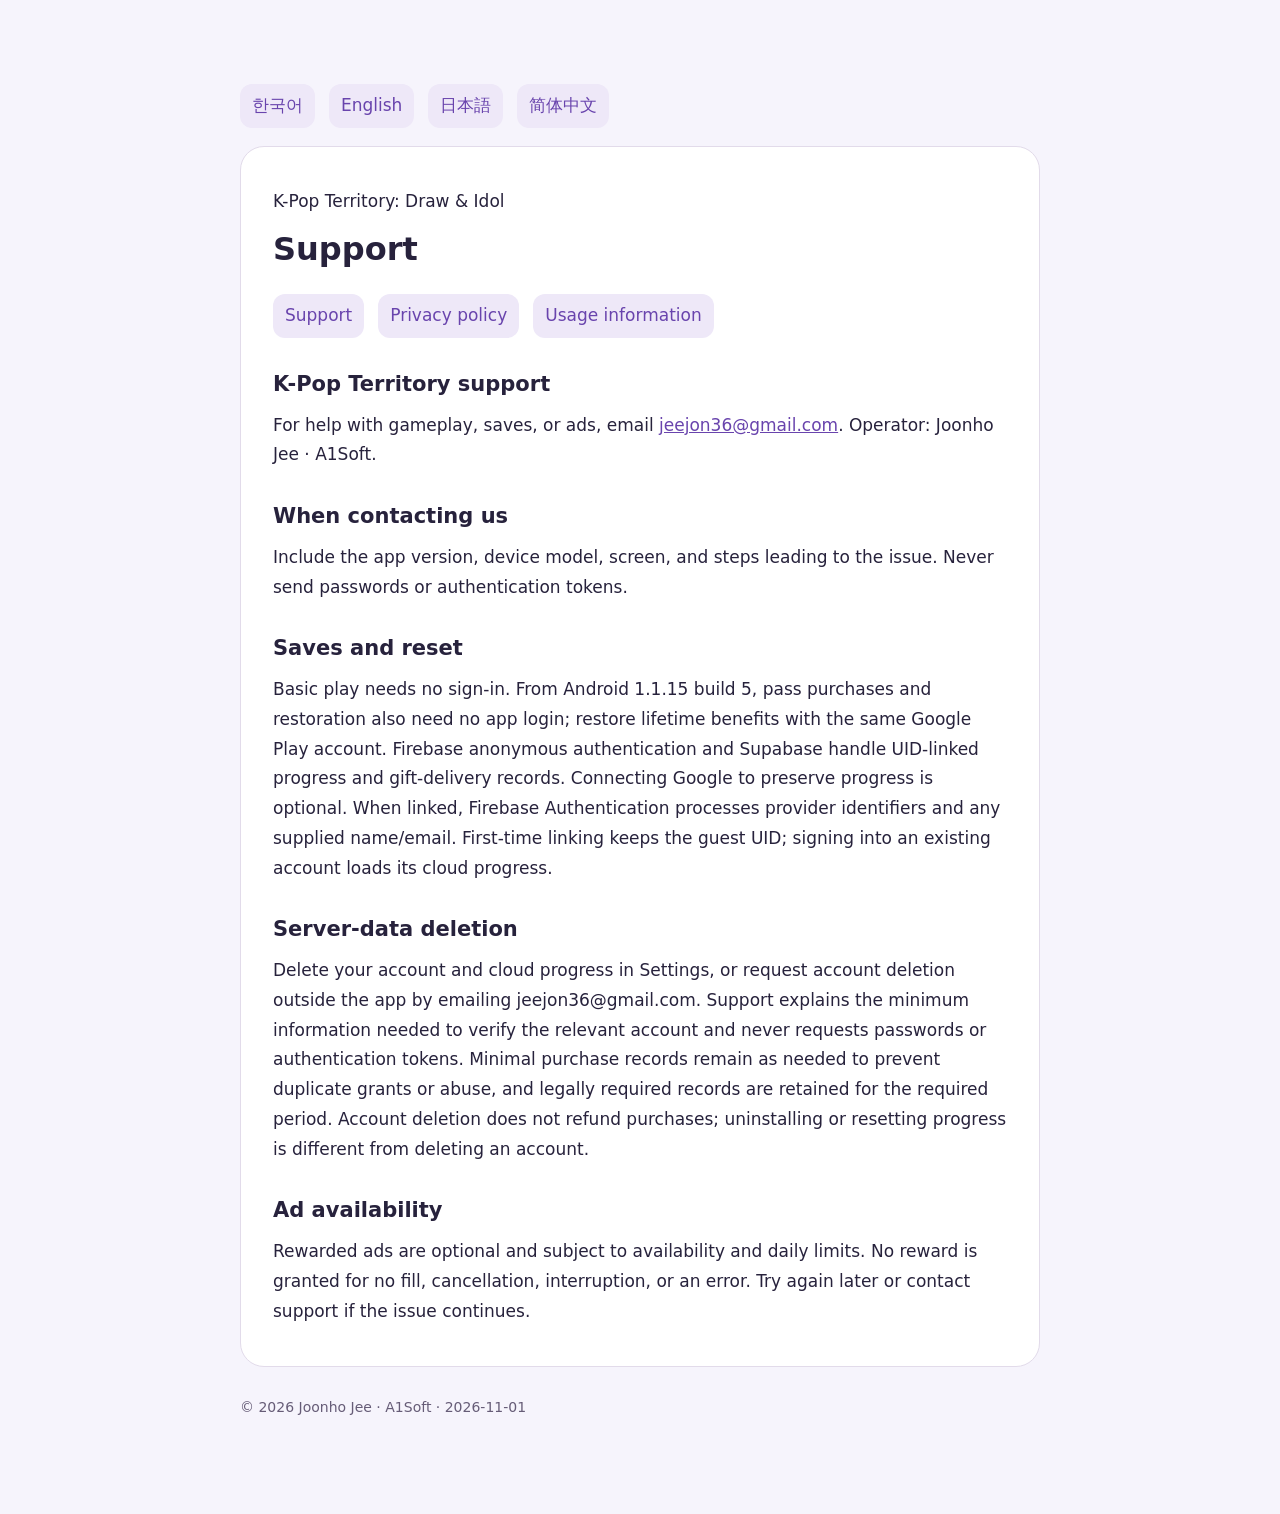
<file: index.html>
<!DOCTYPE html>
<html lang="en"><meta charset="utf-8"/><meta content="width=device-width,initial-scale=1" name="viewport"/><title>K-Pop Territory · home</title><link href="./style.css" rel="stylesheet"/><body><main><nav aria-label="Language"><a href="?lang=ko">한국어</a><a href="?lang=en">English</a><a href="?lang=ja">日本語</a><a href="?lang=zh-CN">简体中文</a></nav><article><div data-lang="ko" lang="ko"><p>케이팝 땅따먹기</p><h1>고객지원</h1><nav><a href="./?lang=ko">고객지원</a><a href="./privacy/?lang=ko">개인정보처리방침</a><a href="./terms/?lang=ko">이용 안내</a></nav><section><h2>케이팝 땅따먹기 고객지원</h2><p>게임 이용, 저장 데이터, 광고와 관련한 문의는 <a href="mailto:jeejon36@gmail.com">jeejon36@gmail.com</a>으로 보내 주세요. 운영자: 지준호(Joonho Jee) · A1Soft.</p></section><section><h2>문의할 때</h2><p>앱 버전, 기기 모델, 문제가 발생한 화면과 상황을 알려 주세요. 비밀번호나 인증 토큰은 보내지 마세요.</p></section><section><h2>저장과 초기화</h2><p>일반 플레이는 로그인 없이 가능합니다. Android 1.1.15 빌드 5부터 패스 구매·복원에도 앱 로그인이 필요 없으며, 같은 Google Play 계정으로 영구 혜택을 복원합니다. Firebase 익명 인증과 Supabase가 UID에 연결된 진행도와 선물 지급 기록을 처리합니다. 진행도 보존을 위한 Google 계정 연결은 선택 사항입니다. Firebase Authentication은 연결 시 제공자 식별자와 제공된 이름·이메일을 처리합니다. 최초 연결은 게스트 UID를 유지하고, 기존 계정으로 로그인하면 해당 계정의 서버 진행도를 불러옵니다.</p></section><section><h2>서버 데이터 삭제 문의</h2><p>설정의 계정 화면에서 계정과 서버 진행도를 삭제할 수 있습니다. 앱 밖에서도 jeejon36@gmail.com으로 계정 삭제를 요청할 수 있습니다. 대상 계정 확인에 필요한 최소 정보를 안내하며 비밀번호·인증 토큰은 요청하지 않습니다. 중복 지급·부정 사용 방지를 위한 최소 구매 기록과 법정 보관 자료는 필요한 기간 보관합니다. 계정 삭제는 결제 환불이 아니며, 앱 제거·진행도 초기화와도 다릅니다.</p></section><section><h2>광고가 나오지 않나요?</h2><p>보상형 광고는 직접 선택한 경우에 이용하며, 광고 제공 여부와 일일 횟수 제한이 적용됩니다. 광고 재고 부족, 취소, 중단, 오류 때는 보상을 지급하지 않습니다. 잠시 뒤 다시 시도하고 문제가 계속되면 문의해 주세요.</p></section></div><div data-lang="en" lang="en"><p>K-Pop Territory: Draw &amp; Idol</p><h1>Support</h1><nav><a href="./?lang=en">Support</a><a href="./privacy/?lang=en">Privacy policy</a><a href="./terms/?lang=en">Usage information</a></nav><section><h2>K-Pop Territory support</h2><p>For help with gameplay, saves, or ads, email <a href="mailto:jeejon36@gmail.com">jeejon36@gmail.com</a>. Operator: Joonho Jee · A1Soft.</p></section><section><h2>When contacting us</h2><p>Include the app version, device model, screen, and steps leading to the issue. Never send passwords or authentication tokens.</p></section><section><h2>Saves and reset</h2><p>Basic play needs no sign-in. From Android 1.1.15 build 5, pass purchases and restoration also need no app login; restore lifetime benefits with the same Google Play account. Firebase anonymous authentication and Supabase handle UID-linked progress and gift-delivery records. Connecting Google to preserve progress is optional. When linked, Firebase Authentication processes provider identifiers and any supplied name/email. First-time linking keeps the guest UID; signing into an existing account loads its cloud progress.</p></section><section><h2>Server-data deletion</h2><p>Delete your account and cloud progress in Settings, or request account deletion outside the app by emailing jeejon36@gmail.com. Support explains the minimum information needed to verify the relevant account and never requests passwords or authentication tokens. Minimal purchase records remain as needed to prevent duplicate grants or abuse, and legally required records are retained for the required period. Account deletion does not refund purchases; uninstalling or resetting progress is different from deleting an account.</p></section><section><h2>Ad availability</h2><p>Rewarded ads are optional and subject to availability and daily limits. No reward is granted for no fill, cancellation, interruption, or an error. Try again later or contact support if the issue continues.</p></section></div><div data-lang="ja" lang="ja"><p>K-POP 陣取りステージ：アイドル編</p><h1>サポート</h1><nav><a href="./?lang=ja">サポート</a><a href="./privacy/?lang=ja">プライバシーポリシー</a><a href="./terms/?lang=ja">利用案内</a></nav><section><h2>K-POP 陣取りステージ サポート</h2><p>ゲーム、保存データ、広告に関するお問い合わせは <a href="mailto:jeejon36@gmail.com">jeejon36@gmail.com</a> へ。運営者：Joonho Jee · A1Soft。</p></section><section><h2>お問い合わせの際に</h2><p>アプリのバージョン、端末モデル、問題の画面と発生手順をお知らせください。パスワードや認証トークンは送らないでください。</p></section><section><h2>保存と初期化</h2><p>通常プレイにログインは不要です。Android 1.1.15ビルド5以降はパスの購入・復元にもアプリへのログインは不要で、同じGoogle Playアカウントで永久特典を復元します。Firebase匿名認証とSupabaseはUIDに紐づく進行状況と特典付与記録を処理します。進行状況を保持するためのGoogle連携は任意です。連携時、Firebase Authenticationは提供者の識別子と提供された氏名・メールを処理します。初回連携ではゲストUIDを保持し、既存アカウントへのログインではそのクラウド保存を読み込みます。</p></section><section><h2>サーバーデータの削除</h2><p>設定のアカウント画面でアカウントとクラウド進行状況を削除できます。アプリ外からはjeejon36@gmail.comへ削除を依頼できます。対象アカウント確認に必要な最小限の情報をご案内し、パスワードや認証トークンは要求しません。重複付与・不正防止に必要な最小購入記録と法定保存記録は必要期間保持します。削除は返金ではなく、アンインストールや進行状況の初期化とも異なります。</p></section><section><h2>広告が表示されない場合</h2><p>リワード広告は任意で、配信状況や回数制限があります。在庫不足、中止、中断、エラーの場合は報酬を付与しません。時間を置いて再試行し、解決しなければお問い合わせください。</p></section></div><div data-lang="zh-CN" lang="zh-CN"><p>K-POP 圈地舞台</p><h1>客户支持</h1><nav><a href="./?lang=zh-CN">客户支持</a><a href="./privacy/?lang=zh-CN">隐私政策</a><a href="./terms/?lang=zh-CN">使用说明</a></nav><section><h2>K-POP 圈地舞台 客户支持</h2><p>游戏、存档或广告问题请联系 <a href="mailto:jeejon36@gmail.com">jeejon36@gmail.com</a>。运营者：Joonho Jee · A1Soft。</p></section><section><h2>联系时请提供</h2><p>请说明应用版本、设备型号、出现问题的页面和操作步骤。请勿发送密码或身份验证令牌。</p></section><section><h2>保存与重置</h2><p>普通游玩无需登录。从Android 1.1.15构建5起，购买和恢复通行证也无需登录应用，使用同一Google Play账号即可恢复永久权益。Firebase匿名认证和Supabase处理关联UID的进度与礼包发放记录。用于保留进度的Google账号关联为可选功能。关联时，Firebase Authentication处理服务商标识符及提供的姓名、邮箱。首次关联保留访客UID，登录已有账号会加载其云端进度。</p></section><section><h2>删除服务器数据</h2><p>可在设置的账号页面删除账号及云端进度，也可在应用外向jeejon36@gmail.com发送账号删除请求。客服会说明验证相关账号所需的最少信息，不要求密码或认证令牌。防止重复发放和滥用所需的最少购买记录及依法必须保存的记录会在必要期间保留。删除账号不代表退款，也不同于卸载或重置进度。</p></section><section><h2>广告无法显示</h2><p>激励广告由用户自愿选择，受广告库存及每日次数限制。没有广告、取消、中断或出错时不发放奖励。请稍后重试，持续出现问题时可联系我们。</p></section></div></article><footer>© 2026 Joonho Jee · A1Soft · 2026-11-01</footer></main><script>const languages=['ko','en','ja','zh-CN'];let l=new URLSearchParams(location.search).get('lang');if(!languages.includes(l)){const n=navigator.language;l=n.startsWith('ko')?'ko':n.startsWith('ja')?'ja':n.startsWith('zh')?'zh-CN':'en'}document.documentElement.lang=l;document.querySelectorAll('[data-lang]').forEach(e=>e.hidden=e.dataset.lang!==l);document.title=document.querySelector('[data-lang="'+l+'"] h1').textContent+' · K-Pop Territory';</script></body></html>
</file>
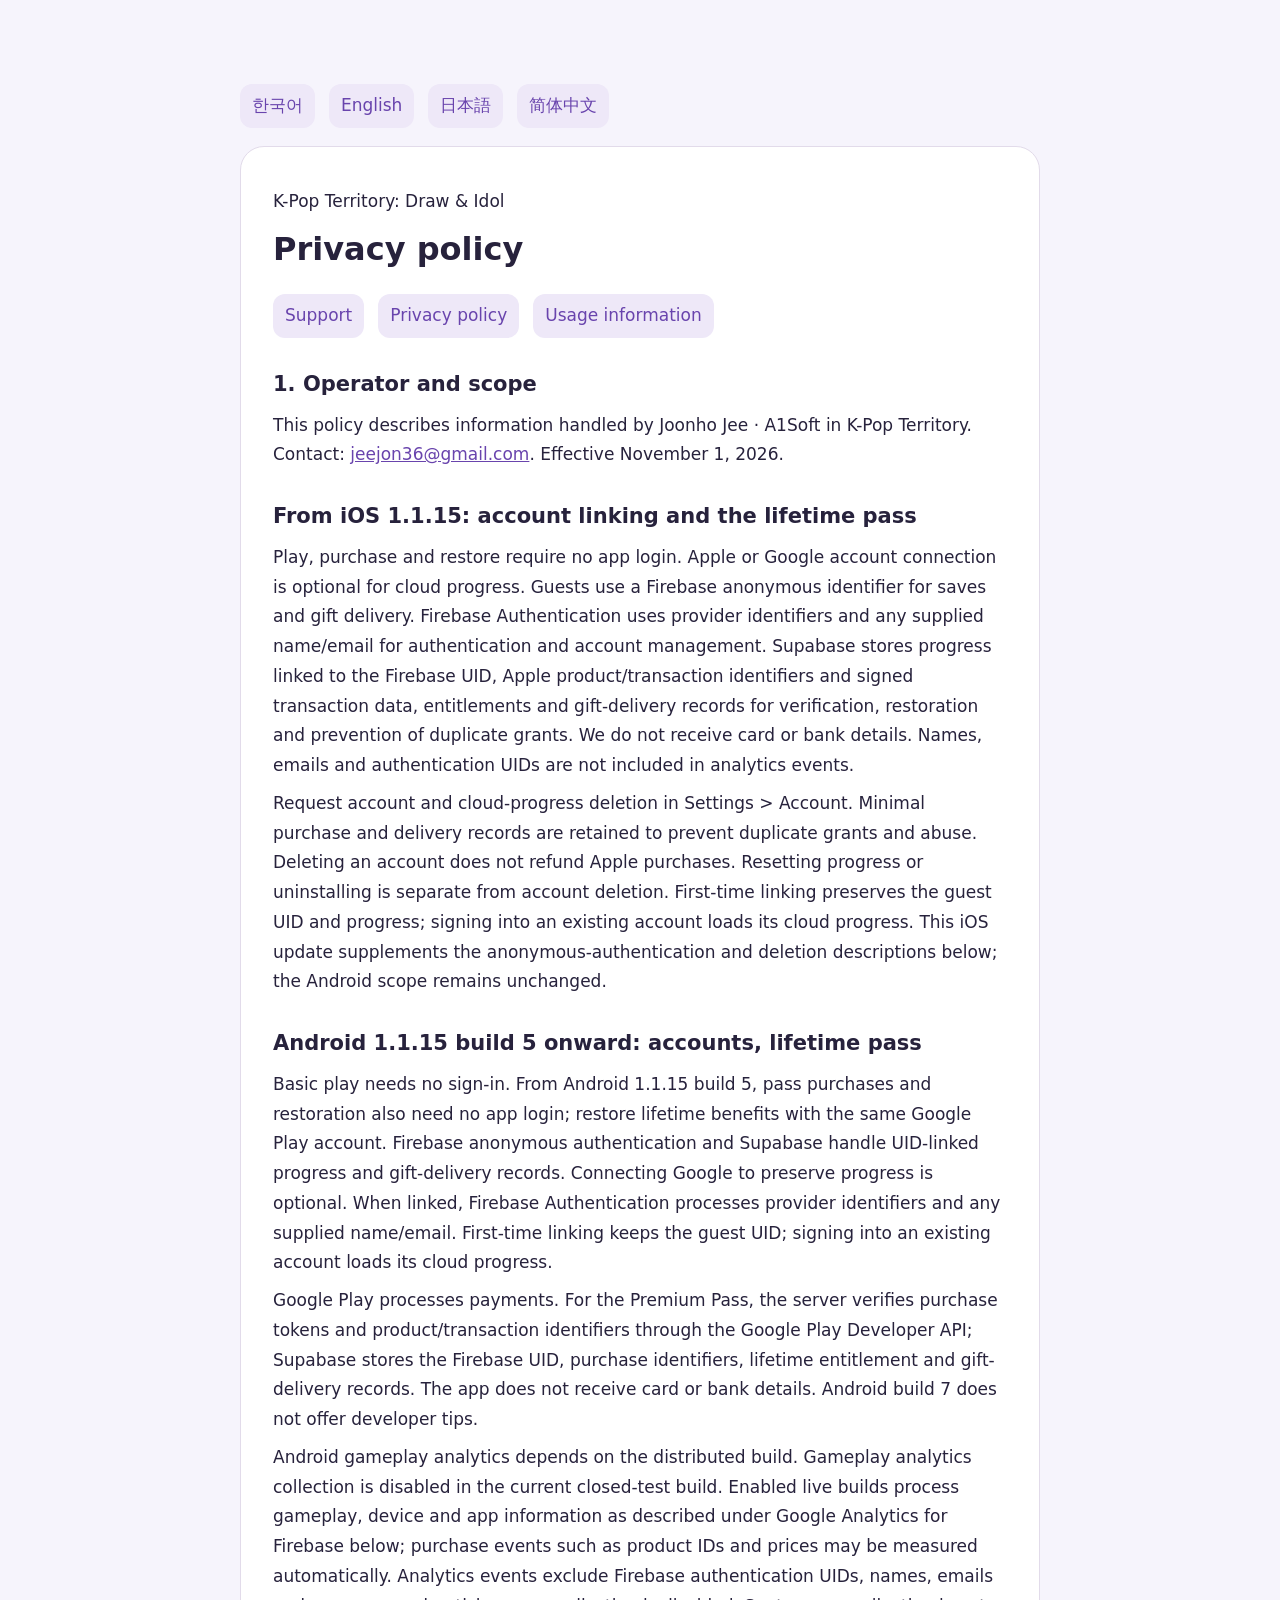
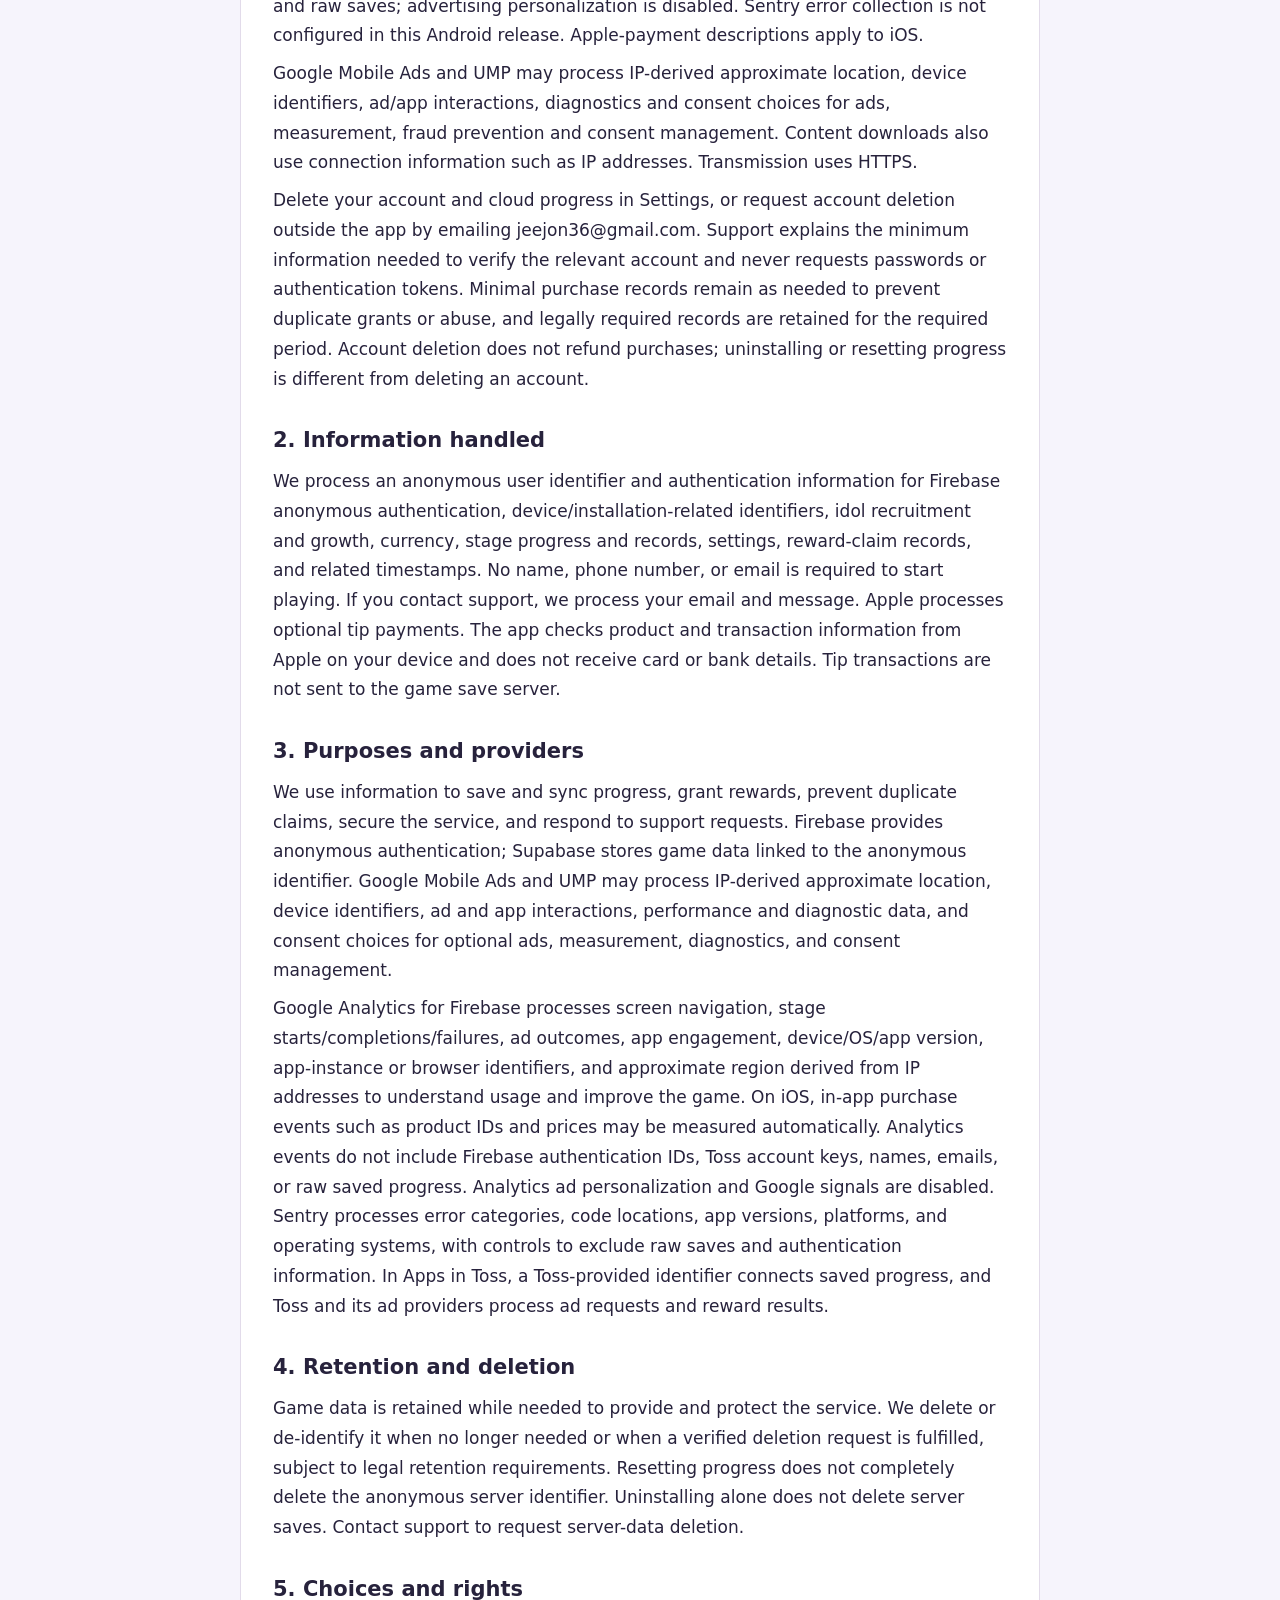
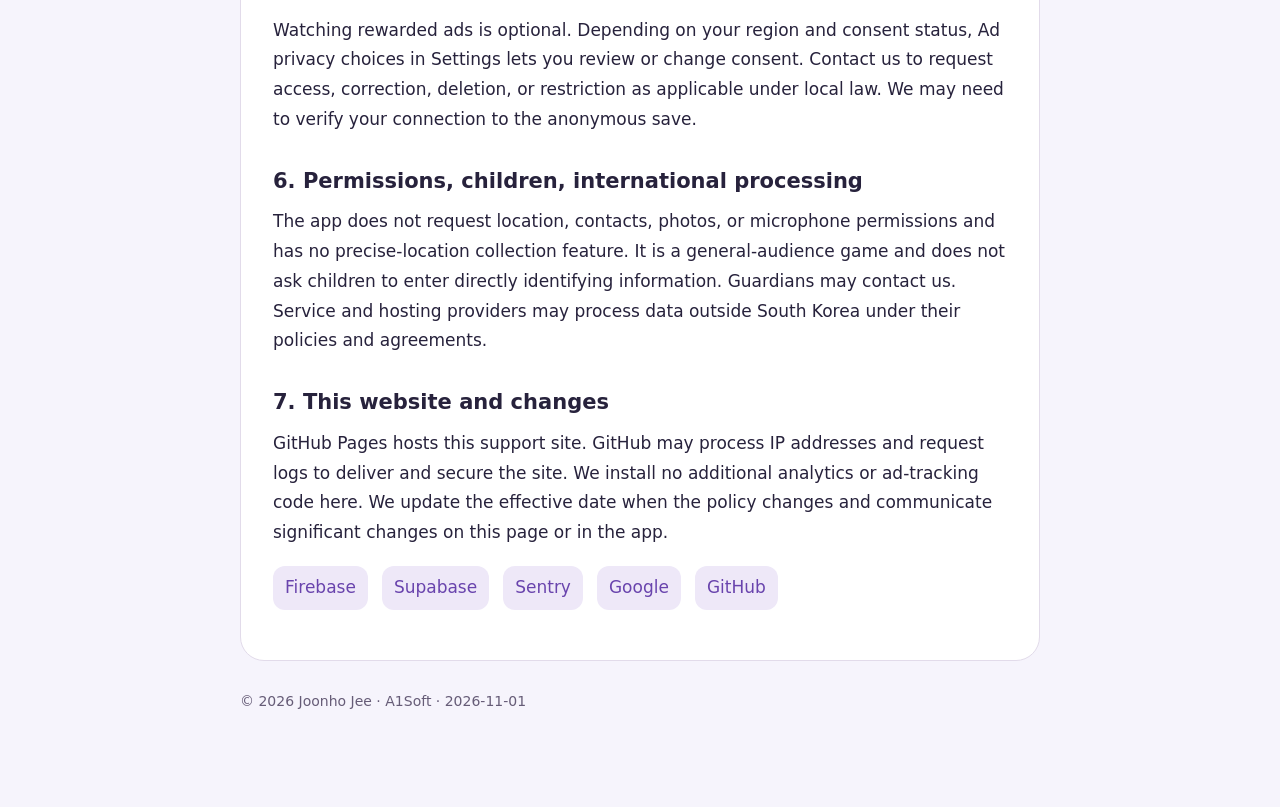
<file: privacy/index.html>
<!DOCTYPE html>

<html lang="en"><meta charset="utf-8"/><meta content="width=device-width,initial-scale=1" name="viewport"/><title>K-Pop Territory · privacy</title><link href="../style.css" rel="stylesheet"/><body><main><nav aria-label="Language"><a href="?lang=ko">한국어</a><a href="?lang=en">English</a><a href="?lang=ja">日本語</a><a href="?lang=zh-CN">简体中文</a></nav><article><div data-lang="ko" lang="ko"><p>케이팝 땅따먹기</p><h1>개인정보처리방침</h1><nav><a href="../?lang=ko">고객지원</a><a href="../privacy/?lang=ko">개인정보처리방침</a><a href="../terms/?lang=ko">이용 안내</a></nav><section><h2>1. 운영자와 적용 범위</h2><p>본 방침은 지준호(Joonho Jee) · A1Soft가 케이팝 땅따먹기에서 처리하는 정보를 설명합니다. 문의: <a href="mailto:jeejon36@gmail.com">jeejon36@gmail.com</a>. 시행일: 2026년 11월 1일.</p></section><section data-premium-disclosure="2026-10-29"><h2>iOS 1.1.15부터: 계정 연결과 영구 패스</h2><p>일반 플레이와 영구 패스 구매·복원에는 앱 로그인이 필요하지 않습니다. 진행도 저장을 위한 Apple 또는 Google 계정 연결은 선택 사항입니다. 게스트는 Firebase 익명 식별자로 저장과 선물 지급을 처리합니다. Firebase Authentication은 제공자 식별자와 제공된 이름·이메일을 인증 및 계정 관리에 사용합니다. Supabase는 Firebase UID에 연결된 진행도, Apple 상품·거래 식별자와 서명된 거래 정보, 구매 권한 및 선물 지급 기록을 저장하여 구매 검증·복원·중복 지급 방지에 사용합니다. 카드·은행 계좌 정보는 받지 않습니다. 이름·이메일·인증 UID를 분석 이벤트에 넣지 않습니다.</p><p>설정 &gt; 계정에서 계정과 서버 진행도 삭제를 요청할 수 있습니다. 중복 지급과 부정 이용을 막기 위한 최소 구매·지급 기록은 보관하며, 계정 삭제로 Apple 구매가 환불되지는 않습니다. 초기화나 앱 제거는 계정 삭제와 다릅니다. 첫 연결은 게스트 UID와 진행도를 유지하며, 기존 계정으로 로그인하면 해당 계정의 클라우드 진행도를 불러옵니다. 이 설명은 아래 익명 인증·삭제 안내에 대한 iOS 기능 추가 사항이며 Android 적용 범위는 그대로입니다.</p></section><section data-android-disclosure="2026-11-01"><h2>Android 1.1.15 빌드 5부터: 계정·영구 패스</h2><p>일반 플레이는 로그인 없이 가능합니다. Android 1.1.15 빌드 5부터 패스 구매·복원에도 앱 로그인이 필요 없으며, 같은 Google Play 계정으로 영구 혜택을 복원합니다. Firebase 익명 인증과 Supabase가 UID에 연결된 진행도와 선물 지급 기록을 처리합니다. 진행도 보존을 위한 Google 계정 연결은 선택 사항입니다. Firebase Authentication은 연결 시 제공자 식별자와 제공된 이름·이메일을 처리합니다. 최초 연결은 게스트 UID를 유지하고, 기존 계정으로 로그인하면 해당 계정의 서버 진행도를 불러옵니다.</p><p>Google Play가 결제를 처리합니다. 서버는 프리미엄 패스의 구매 토큰과 상품·거래 식별자를 Google Play Developer API로 확인하며, Supabase에는 Firebase UID, 구매 식별자, 영구 혜택과 선물 지급 기록을 저장합니다. 앱은 카드·은행 계좌 정보를 받지 않습니다. Android 빌드 7부터 개발자 후원을 제공하지 않습니다.</p><p>Android 게임 분석은 배포 빌드에 따라 달라집니다. 현재 비공개 테스트 빌드에서는 게임 분석 수집을 끕니다. 분석이 활성화된 정식 빌드는 아래 Google Analytics for Firebase 설명에 따라 게임 이용·기기·앱 정보를 처리하며 구매 상품 ID와 가격 등의 구매 이벤트가 자동 측정될 수 있습니다. Firebase 인증 UID, 이름·이메일, 원본 저장 데이터는 분석 이벤트에 포함하지 않으며 광고 개인 최적화는 끕니다. 이 Android 릴리스에는 Sentry 오류 수집을 설정하지 않았습니다. Apple 결제 설명은 iOS에 적용됩니다.</p><p>Google Mobile Ads와 UMP는 광고 제공·측정·부정 사용 방지·동의 관리를 위해 IP 및 대략적인 위치, 기기 식별자, 광고·앱 상호작용, 진단 및 동의 정보를 처리할 수 있습니다. 콘텐츠 다운로드에도 IP 등 연결 정보가 사용됩니다. 전송에는 HTTPS를 사용합니다.</p><p>설정의 계정 화면에서 계정과 서버 진행도를 삭제할 수 있습니다. 앱 밖에서도 jeejon36@gmail.com으로 계정 삭제를 요청할 수 있습니다. 대상 계정 확인에 필요한 최소 정보를 안내하며 비밀번호·인증 토큰은 요청하지 않습니다. 중복 지급·부정 사용 방지를 위한 최소 구매 기록과 법정 보관 자료는 필요한 기간 보관합니다. 계정 삭제는 결제 환불이 아니며, 앱 제거·진행도 초기화와도 다릅니다.</p></section><section><h2>2. 처리하는 정보</h2><p>Firebase 익명 인증에 사용하는 익명 사용자 식별자와 인증 정보, 기기/설치에 연결된 식별자, 아이돌 영입·성장, 재화, 스테이지 진행·기록, 설정, 광고 보상 지급 기록과 관련 시각을 처리합니다. 게임 시작을 위해 이름, 전화번호, 이메일 입력을 요구하지 않습니다. 문의 시에는 이용자가 보낸 이메일과 문의 내용을 처리합니다. 선택적 후원 결제는 Apple이 처리합니다. 앱은 Apple이 제공한 상품 및 거래 정보를 기기에서 확인하며, 카드나 은행 계좌 정보는 받지 않습니다. 후원 거래를 게임 저장 서버로 전송하지 않습니다.</p></section><section><h2>3. 목적과 외부 서비스</h2><p>게임 진행 저장·동기화, 보상 지급과 중복 지급 방지, 서비스 보안, 문의 대응에 사용합니다. Firebase는 익명 인증을, Supabase는 익명 식별자에 연결된 게임 데이터 저장을 제공합니다. Google Mobile Ads와 UMP는 선택형 광고, 광고 성과 측정, 오류 진단 및 동의 관리를 위해 IP 기반 대략적 위치, 기기 식별자, 광고·앱 상호작용, 성능·진단 정보와 동의 선택을 처리할 수 있습니다.</p><p>Google Analytics for Firebase는 이용 흐름과 게임 개선을 위해 화면 이동, 스테이지 시작·완료·실패, 광고 결과, 앱 사용 시간, 기기·운영체제·앱 버전, 앱 인스턴스 또는 브라우저 식별자 및 IP에서 파생된 대략적 지역을 처리합니다. iOS에서는 상품 ID·가격 등 인앱 구매 이벤트가 자동 측정될 수 있습니다. 분석 이벤트에 Firebase 인증 ID, 토스 계정 키, 이름·이메일 또는 저장 데이터 원문을 포함하지 않습니다. 분석의 광고 개인화와 Google 신호는 사용하지 않습니다. Sentry는 오류 분류·발생 위치·앱 버전·플랫폼·운영체제 정보를 처리하며 사용자 저장 원문이나 인증 정보를 전송하지 않도록 제한합니다. 앱인토스에서는 토스가 제공한 식별자로 저장 기능을 연결하고 토스 및 연결 광고 사업자가 광고 요청·보상 결과를 처리합니다.</p></section><section><h2>4. 보관과 삭제</h2><p>게임 데이터는 서비스 제공과 보안에 필요한 기간 보관하며, 더 이상 필요하지 않거나 유효한 삭제 요청을 처리한 경우 삭제 또는 비식별화합니다. 법령상 보관 의무가 있는 경우 해당 기간 보관합니다. 초기화는 진행도를 처음 상태로 바꾸는 기능이며 익명 서버 식별자의 완전 삭제가 아닙니다. 앱 삭제만으로 서버 저장이 삭제되지 않으므로 서버 데이터 삭제는 문의 이메일로 요청해 주세요.</p></section><section><h2>5. 선택과 권리</h2><p>보상형 광고 시청은 선택 사항입니다. 지역과 동의 상태에 따라 설정의 광고 개인정보 선택에서 동의를 확인하거나 변경할 수 있습니다. 관련 법률에 따른 열람, 정정, 삭제 및 처리 제한 요청은 이메일로 접수합니다. 익명 저장과 요청자의 관계 확인이 필요할 수 있습니다.</p></section><section><h2>6. 권한·아동·국외 처리</h2><p>앱은 위치, 연락처, 사진, 마이크 권한을 요청하지 않습니다. 정밀 위치를 수집하는 기능은 없습니다. 일반 이용자를 위한 게임이며 아동에게 직접 식별 정보를 입력하도록 요구하지 않습니다. 보호자는 관련 문의를 보낼 수 있습니다. 외부 서비스와 호스팅 제공자는 한국 외 국가에서 데이터를 처리할 수 있으며 각 서비스의 정책과 계약에 따라 처리합니다.</p></section><section><h2>7. 이 웹사이트와 변경</h2><p>지원 페이지는 GitHub Pages에서 제공됩니다. GitHub는 페이지 제공과 보안을 위해 IP 주소와 요청 로그를 처리할 수 있습니다. 이 사이트에는 별도 분석 도구나 광고 추적 코드를 설치하지 않습니다. 방침 변경 시 시행일을 갱신하고 중요한 변경을 이 페이지나 앱에서 안내합니다.</p></section></div><div data-lang="en" lang="en"><p>K-Pop Territory: Draw &amp; Idol</p><h1>Privacy policy</h1><nav><a href="../?lang=en">Support</a><a href="../privacy/?lang=en">Privacy policy</a><a href="../terms/?lang=en">Usage information</a></nav><section><h2>1. Operator and scope</h2><p>This policy describes information handled by Joonho Jee · A1Soft in K-Pop Territory. Contact: <a href="mailto:jeejon36@gmail.com">jeejon36@gmail.com</a>. Effective November 1, 2026.</p></section><section data-premium-disclosure="2026-10-29"><h2>From iOS 1.1.15: account linking and the lifetime pass</h2><p>Play, purchase and restore require no app login. Apple or Google account connection is optional for cloud progress. Guests use a Firebase anonymous identifier for saves and gift delivery. Firebase Authentication uses provider identifiers and any supplied name/email for authentication and account management. Supabase stores progress linked to the Firebase UID, Apple product/transaction identifiers and signed transaction data, entitlements and gift-delivery records for verification, restoration and prevention of duplicate grants. We do not receive card or bank details. Names, emails and authentication UIDs are not included in analytics events.</p><p>Request account and cloud-progress deletion in Settings &gt; Account. Minimal purchase and delivery records are retained to prevent duplicate grants and abuse. Deleting an account does not refund Apple purchases. Resetting progress or uninstalling is separate from account deletion. First-time linking preserves the guest UID and progress; signing into an existing account loads its cloud progress. This iOS update supplements the anonymous-authentication and deletion descriptions below; the Android scope remains unchanged.</p></section><section data-android-disclosure="2026-11-01"><h2>Android 1.1.15 build 5 onward: accounts, lifetime pass</h2><p>Basic play needs no sign-in. From Android 1.1.15 build 5, pass purchases and restoration also need no app login; restore lifetime benefits with the same Google Play account. Firebase anonymous authentication and Supabase handle UID-linked progress and gift-delivery records. Connecting Google to preserve progress is optional. When linked, Firebase Authentication processes provider identifiers and any supplied name/email. First-time linking keeps the guest UID; signing into an existing account loads its cloud progress.</p><p>Google Play processes payments. For the Premium Pass, the server verifies purchase tokens and product/transaction identifiers through the Google Play Developer API; Supabase stores the Firebase UID, purchase identifiers, lifetime entitlement and gift-delivery records. The app does not receive card or bank details. Android build 7 does not offer developer tips.</p><p>Android gameplay analytics depends on the distributed build. Gameplay analytics collection is disabled in the current closed-test build. Enabled live builds process gameplay, device and app information as described under Google Analytics for Firebase below; purchase events such as product IDs and prices may be measured automatically. Analytics events exclude Firebase authentication UIDs, names, emails and raw saves; advertising personalization is disabled. Sentry error collection is not configured in this Android release. Apple-payment descriptions apply to iOS.</p><p>Google Mobile Ads and UMP may process IP-derived approximate location, device identifiers, ad/app interactions, diagnostics and consent choices for ads, measurement, fraud prevention and consent management. Content downloads also use connection information such as IP addresses. Transmission uses HTTPS.</p><p>Delete your account and cloud progress in Settings, or request account deletion outside the app by emailing jeejon36@gmail.com. Support explains the minimum information needed to verify the relevant account and never requests passwords or authentication tokens. Minimal purchase records remain as needed to prevent duplicate grants or abuse, and legally required records are retained for the required period. Account deletion does not refund purchases; uninstalling or resetting progress is different from deleting an account.</p></section><section><h2>2. Information handled</h2><p>We process an anonymous user identifier and authentication information for Firebase anonymous authentication, device/installation-related identifiers, idol recruitment and growth, currency, stage progress and records, settings, reward-claim records, and related timestamps. No name, phone number, or email is required to start playing. If you contact support, we process your email and message. Apple processes optional tip payments. The app checks product and transaction information from Apple on your device and does not receive card or bank details. Tip transactions are not sent to the game save server.</p></section><section><h2>3. Purposes and providers</h2><p>We use information to save and sync progress, grant rewards, prevent duplicate claims, secure the service, and respond to support requests. Firebase provides anonymous authentication; Supabase stores game data linked to the anonymous identifier. Google Mobile Ads and UMP may process IP-derived approximate location, device identifiers, ad and app interactions, performance and diagnostic data, and consent choices for optional ads, measurement, diagnostics, and consent management.</p><p>Google Analytics for Firebase processes screen navigation, stage starts/completions/failures, ad outcomes, app engagement, device/OS/app version, app-instance or browser identifiers, and approximate region derived from IP addresses to understand usage and improve the game. On iOS, in-app purchase events such as product IDs and prices may be measured automatically. Analytics events do not include Firebase authentication IDs, Toss account keys, names, emails, or raw saved progress. Analytics ad personalization and Google signals are disabled. Sentry processes error categories, code locations, app versions, platforms, and operating systems, with controls to exclude raw saves and authentication information. In Apps in Toss, a Toss-provided identifier connects saved progress, and Toss and its ad providers process ad requests and reward results.</p></section><section><h2>4. Retention and deletion</h2><p>Game data is retained while needed to provide and protect the service. We delete or de-identify it when no longer needed or when a verified deletion request is fulfilled, subject to legal retention requirements. Resetting progress does not completely delete the anonymous server identifier. Uninstalling alone does not delete server saves. Contact support to request server-data deletion.</p></section><section><h2>5. Choices and rights</h2><p>Watching rewarded ads is optional. Depending on your region and consent status, Ad privacy choices in Settings lets you review or change consent. Contact us to request access, correction, deletion, or restriction as applicable under local law. We may need to verify your connection to the anonymous save.</p></section><section><h2>6. Permissions, children, international processing</h2><p>The app does not request location, contacts, photos, or microphone permissions and has no precise-location collection feature. It is a general-audience game and does not ask children to enter directly identifying information. Guardians may contact us. Service and hosting providers may process data outside South Korea under their policies and agreements.</p></section><section><h2>7. This website and changes</h2><p>GitHub Pages hosts this support site. GitHub may process IP addresses and request logs to deliver and secure the site. We install no additional analytics or ad-tracking code here. We update the effective date when the policy changes and communicate significant changes on this page or in the app.</p></section></div><div data-lang="ja" lang="ja"><p>K-POP 陣取りステージ：アイドル編</p><h1>プライバシーポリシー</h1><nav><a href="../?lang=ja">サポート</a><a href="../privacy/?lang=ja">プライバシーポリシー</a><a href="../terms/?lang=ja">利用案内</a></nav><section><h2>1. 運営者と適用範囲</h2><p>本方針は Joonho Jee · A1Soft による K-POP 陣取りステージの情報の取り扱いを説明します。連絡先：<a href="mailto:jeejon36@gmail.com">jeejon36@gmail.com</a>。施行日：2026年11月1日。</p></section><section data-premium-disclosure="2026-10-29"><h2>iOS 1.1.15以降：アカウント連携と永久パス</h2><p>通常プレイと永久パスの購入・復元はアプリへのログイン不要です。進行状況の保存のためのAppleまたはGoogle連携は任意です。ゲストの保存と特典付与にはFirebase匿名識別子を使用します。Firebase Authenticationは提供者の識別子と提供された氏名・メールを認証とアカウント管理に使用します。SupabaseはFirebase UIDに紐づく進行状況、Appleの商品・取引識別子と署名済み取引情報、購入権利、特典付与記録を保存し、購入確認・復元・重複防止に使用します。カードや銀行口座情報は受け取りません。氏名・メール・認証UIDは分析イベントに含めません。</p><p>設定のアカウント画面でアカウントとサーバー進行状況の削除を依頼できます。重複付与・不正防止のため最小限の購入・付与記録を保持します。アカウント削除はApple購入の返金ではありません。初期化やアプリ削除とは別の操作です。初回連携はゲストUIDと進行状況を維持し、既存アカウントへのログインはそのクラウド進行状況を読み込みます。このiOS追加説明は以下の匿名認証・削除の案内を補足します。Androidの適用範囲は変わりません。</p></section><section data-android-disclosure="2026-11-01"><h2>Android 1.1.15ビルド5以降：アカウント・永久パス</h2><p>通常プレイにログインは不要です。Android 1.1.15ビルド5以降はパスの購入・復元にもアプリへのログインは不要で、同じGoogle Playアカウントで永久特典を復元します。Firebase匿名認証とSupabaseはUIDに紐づく進行状況と特典付与記録を処理します。進行状況を保持するためのGoogle連携は任意です。連携時、Firebase Authenticationは提供者の識別子と提供された氏名・メールを処理します。初回連携ではゲストUIDを保持し、既存アカウントへのログインではそのクラウド保存を読み込みます。</p><p>決済はGoogle Playが処理します。永久パスはサーバーが購入トークンと商品・取引識別子をGoogle Play Developer APIで検証し、SupabaseはFirebase UID、購入識別子、永久特典と特典アイテムの付与記録を保存します。カードや銀行口座情報は受け取りません。Androidビルド7から開発者応援は提供しません。</p><p>Androidのゲーム分析は配布ビルドにより異なります。現在のクローズドテストではゲーム分析の収集を無効にしています。有効な正式ビルドでは、下記のGoogle Analytics for Firebaseの説明に従いゲーム利用・端末・アプリ情報を処理し、商品IDや価格などの購入イベントが自動測定される場合があります。Firebase認証UID、氏名・メール、保存データの原文は分析イベントに含めず、広告パーソナライズは無効です。このAndroidリリースではSentryのエラー収集を設定していません。Apple決済の説明はiOSに適用します。</p><p>Google Mobile AdsとUMPは広告、測定、不正防止、同意管理のためIP由来の概略位置、端末識別子、広告・アプリ操作、診断、同意情報を処理する場合があります。コンテンツの取得にもIP等を使用します。通信はHTTPSです。</p><p>設定のアカウント画面でアカウントとクラウド進行状況を削除できます。アプリ外からはjeejon36@gmail.comへ削除を依頼できます。対象アカウント確認に必要な最小限の情報をご案内し、パスワードや認証トークンは要求しません。重複付与・不正防止に必要な最小購入記録と法定保存記録は必要期間保持します。削除は返金ではなく、アンインストールや進行状況の初期化とも異なります。</p></section><section><h2>2. 取り扱う情報</h2><p>Firebase匿名認証のユーザー識別子と認証情報、端末・インストールに関連する識別子、アイドルの加入・育成、通貨、ステージの進行と記録、設定、報酬の付与記録と関連日時を取り扱います。ゲーム開始時に氏名、電話番号、メールの入力は不要です。お問い合わせ時はメールと内容を取り扱います。 任意の応援決済はAppleが処理します。アプリはAppleの商品・取引情報を端末上で確認しますが、カードや銀行口座情報は受け取りません。応援の取引をゲーム保存サーバーへ送信しません。</p></section><section><h2>3. 目的と外部サービス</h2><p>進行状況の保存・同期、報酬付与と重複防止、安全な運営、お問い合わせ対応に使用します。Firebaseは匿名認証、Supabaseは匿名識別子に紐づくゲームデータの保存を提供します。Google Mobile AdsとUMPは任意広告、効果測定、診断、同意管理のため、IPに基づくおおよその位置、端末識別子、広告・アプリ操作、性能・診断情報、同意の選択を取り扱う場合があります。</p><p>Google Analytics for Firebaseは利用状況の把握と改善のため、画面遷移、ステージの開始・完了・失敗、広告結果、利用時間、端末・OS・アプリのバージョン、アプリインスタンスまたはブラウザ識別子、IPから推定したおおよその地域を処理します。iOSでは商品IDや価格などのアプリ内購入イベントが自動測定される場合があります。分析イベントにFirebase認証ID、Tossアカウントキー、氏名、メール、保存データの原文は含めません。分析の広告パーソナライズとGoogleシグナルは無効です。Sentryはエラー分類、コード位置、アプリバージョン、プラットフォーム、OSを処理し、保存データの原文や認証情報を送信しないよう制限しています。Apps in TossではTossの識別子で保存機能を接続し、Tossと広告事業者が広告要求と報酬結果を処理します。</p></section><section><h2>4. 保管と削除</h2><p>サービス提供と保護に必要な期間保管し、不要になった場合や確認済みの削除依頼に対応した場合は削除または匿名化します。法定の保管義務がある場合はその期間保管します。初期化は匿名サーバー識別子の完全削除ではありません。アプリ削除だけではサーバーデータは削除されないため、削除はメールでご依頼ください。</p></section><section><h2>5. 選択と権利</h2><p>広告の視聴は任意です。地域と同意状況に応じ、設定の広告プライバシー項目で同意を確認・変更できます。適用法令に基づく開示、訂正、削除、処理制限はメールでご相談ください。匿名保存データとの関係確認が必要になる場合があります。</p></section><section><h2>6. 権限・児童・国外処理</h2><p>位置情報、連絡先、写真、マイクの権限を要求せず、精密な位置の収集機能もありません。一般利用者向けのゲームで、児童に直接識別情報の入力を求めません。保護者からもお問い合わせいただけます。外部サービス・ホスティング事業者は各方針と契約に従い韓国外で情報を処理する場合があります。</p></section><section><h2>7. このサイトと変更</h2><p>本サイトはGitHub Pagesで提供します。GitHubは配信と安全確保のためIPアドレスやリクエストログを処理する場合があります。本サイトに独自の分析や広告追跡コードは設置しません。変更時は施行日を更新し、重要な変更を本ページまたはアプリで案内します。</p></section></div><div data-lang="zh-CN" lang="zh-CN"><p>K-POP 圈地舞台</p><h1>隐私政策</h1><nav><a href="../?lang=zh-CN">客户支持</a><a href="../privacy/?lang=zh-CN">隐私政策</a><a href="../terms/?lang=zh-CN">使用说明</a></nav><section><h2>1. 运营者与范围</h2><p>本政策说明 Joonho Jee · A1Soft 在 K-POP 圈地舞台中如何处理信息。联系：<a href="mailto:jeejon36@gmail.com">jeejon36@gmail.com</a>。生效日期：2026年11月1日。</p></section><section data-premium-disclosure="2026-10-29"><h2>iOS 1.1.15起：账号关联和永久通行证</h2><p>游玩、购买和恢复永久通行证均无需登录应用。用于云端进度的Apple或Google账号关联为可选功能。访客使用Firebase匿名标识符保存进度和领取礼包。Firebase Authentication使用服务商标识符以及提供的姓名和邮箱进行身份验证与账号管理。Supabase保存与Firebase UID关联的进度、Apple商品和交易标识符及签名交易信息、购买权益和礼包发放记录，用于验证、恢复和防止重复发放。我们不获取银行卡或银行账户信息，不在分析事件中包含姓名、邮箱或认证UID。</p><p>可在设置的账号页面申请删除账号和服务器进度。为防止重复发放和滥用，会保留最少的购买与发放记录。删除账号不代表Apple购买退款，重置进度或卸载也不同于删除账号。首次关联保留访客UID和进度，登录已有账号则加载其云端进度。本iOS补充说明更新下方匿名认证与删除相关说明，Android适用下方独立说明。</p></section><section data-android-disclosure="2026-11-01"><h2>Android 1.1.15构建5起：账号、永久通行证</h2><p>普通游玩无需登录。从Android 1.1.15构建5起，购买和恢复通行证也无需登录应用，使用同一Google Play账号即可恢复永久权益。Firebase匿名认证和Supabase处理关联UID的进度与礼包发放记录。用于保留进度的Google账号关联为可选功能。关联时，Firebase Authentication处理服务商标识符及提供的姓名、邮箱。首次关联保留访客UID，登录已有账号会加载其云端进度。</p><p>Google Play处理付款。对于永久通行证，服务器通过Google Play Developer API验证购买令牌及商品、交易标识符，Supabase保存Firebase UID、购买标识符、永久权益和礼包发放记录。应用不接收银行卡或银行账户信息。Android构建7起不提供开发者支持商品。</p><p>Android游戏分析取决于分发的构建。当前封闭测试构建关闭游戏分析收集。已启用分析的正式构建按下文Google Analytics for Firebase说明处理游戏使用、设备和应用信息，商品ID和价格等购买事件可能被自动衡量。分析事件不包含Firebase认证UID、姓名、邮箱或原始存档，广告个性化已关闭。本Android版本未配置Sentry错误收集。Apple付款说明适用于iOS。</p><p>Google Mobile Ads和UMP可能为广告、衡量、防欺诈及同意管理处理IP推断的大致位置、设备标识符、广告和应用交互、诊断及同意信息。内容下载也使用IP等连接信息。传输使用HTTPS。</p><p>可在设置的账号页面删除账号及云端进度，也可在应用外向jeejon36@gmail.com发送账号删除请求。客服会说明验证相关账号所需的最少信息，不要求密码或认证令牌。防止重复发放和滥用所需的最少购买记录及依法必须保存的记录会在必要期间保留。删除账号不代表退款，也不同于卸载或重置进度。</p></section><section><h2>2. 处理的信息</h2><p>我们处理Firebase匿名认证所需的匿名用户标识符与认证信息、设备或安装相关标识符、偶像招募与培养、货币、关卡进度与记录、设置、奖励记录及相关时间。开始游戏无需输入姓名、电话号码或邮箱。联系支持时，我们处理您发送的邮箱和咨询内容。 自愿支持的付款由Apple处理。应用在设备上检查Apple提供的商品和交易信息，不会获取银行卡或银行账户信息，也不会将支持交易发送到游戏存档服务器。</p></section><section><h2>3. 目的与服务提供商</h2><p>信息用于存档与同步、发放奖励、防止重复领取、保障服务安全及回复咨询。Firebase提供匿名认证，Supabase保存关联匿名标识符的游戏数据。Google Mobile Ads和UMP可能为可选广告、效果衡量、诊断及同意管理，处理基于IP的大致位置、设备标识符、广告和应用交互、性能和诊断数据以及同意选择。</p><p>Google Analytics for Firebase为了解使用情况并改进游戏，处理页面切换、关卡开始/完成/失败、广告结果、使用时长、设备/系统/应用版本、应用实例或浏览器标识符及根据IP推断的大致地区。iOS上的商品ID、价格等应用内购买事件可能会被自动衡量。分析事件不包含Firebase认证ID、Toss账户密钥、姓名、邮箱或原始存档。分析广告个性化和Google信号均已关闭。Sentry处理错误类别、代码位置、应用版本、平台和操作系统，并限制发送原始存档或认证信息。在Apps in Toss中，通过Toss提供的标识符连接存档功能，Toss及其广告提供商处理广告请求与奖励结果。</p></section><section><h2>4. 保留与删除</h2><p>数据在提供和保护服务所需期间保留；不再需要或完成经验证的删除请求后，会删除或去标识化。法律要求保留时按规定期限处理。重置进度不等于彻底删除匿名服务器标识符。仅卸载应用不会删除服务器存档，如需删除请联系支持邮箱。</p></section><section><h2>5. 选择与权利</h2><p>观看激励广告是自愿的。根据地区及同意状态，可在设置中的广告隐私选项查看或更改同意。您可依适用法律通过邮件请求访问、更正、删除或限制处理。我们可能需要验证您与匿名存档的关系。</p></section><section><h2>6. 权限、儿童与跨境处理</h2><p>应用不请求位置、联系人、照片或麦克风权限，也没有精确位置收集功能。本游戏面向普通用户，不要求儿童输入直接身份信息。监护人可联系我们。外部服务和托管提供商可能依据各自政策及协议在韩国境外处理数据。</p></section><section><h2>7. 本网站与政策变更</h2><p>本支持网站由GitHub Pages托管。GitHub可能为提供页面及保障安全处理IP地址与请求日志。本站未添加额外分析工具或广告追踪代码。政策变更时会更新生效日期，并通过本页或应用通知重大变更。</p></section></div><nav><a href="https://firebase.google.com/support/privacy">Firebase</a><a href="https://supabase.com/privacy">Supabase</a><a href="https://sentry.io/privacy/">Sentry</a><a href="https://policies.google.com/privacy">Google</a><a href="https://docs.github.com/en/site-policy/privacy-policies/github-general-privacy-statement">GitHub</a></nav></article><footer>© 2026 Joonho Jee · A1Soft · 2026-11-01</footer></main><script>const languages=['ko','en','ja','zh-CN'];let l=new URLSearchParams(location.search).get('lang');if(!languages.includes(l)){const n=navigator.language;l=n.startsWith('ko')?'ko':n.startsWith('ja')?'ja':n.startsWith('zh')?'zh-CN':'en'}document.documentElement.lang=l;document.querySelectorAll('[data-lang]').forEach(e=>e.hidden=e.dataset.lang!==l);document.title=document.querySelector('[data-lang="'+l+'"] h1').textContent+' · K-Pop Territory';</script></body></html>
</file>
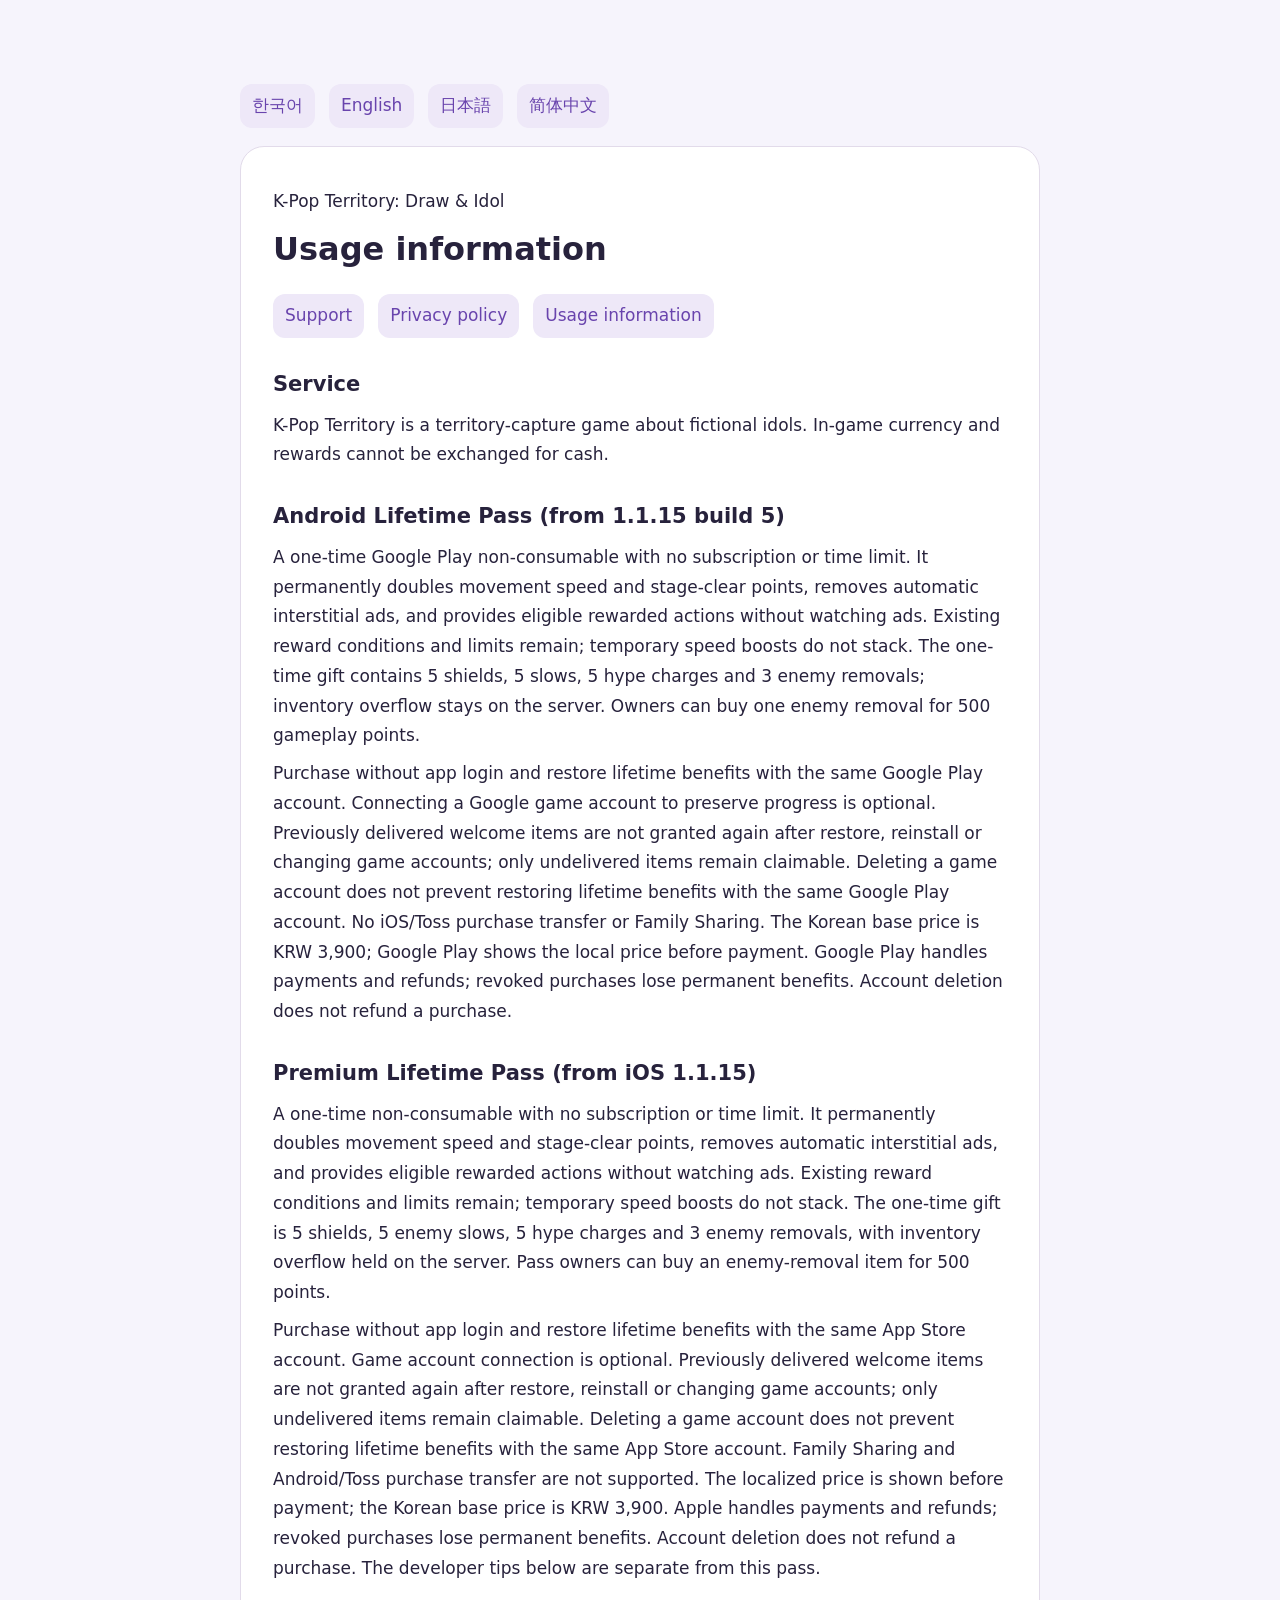
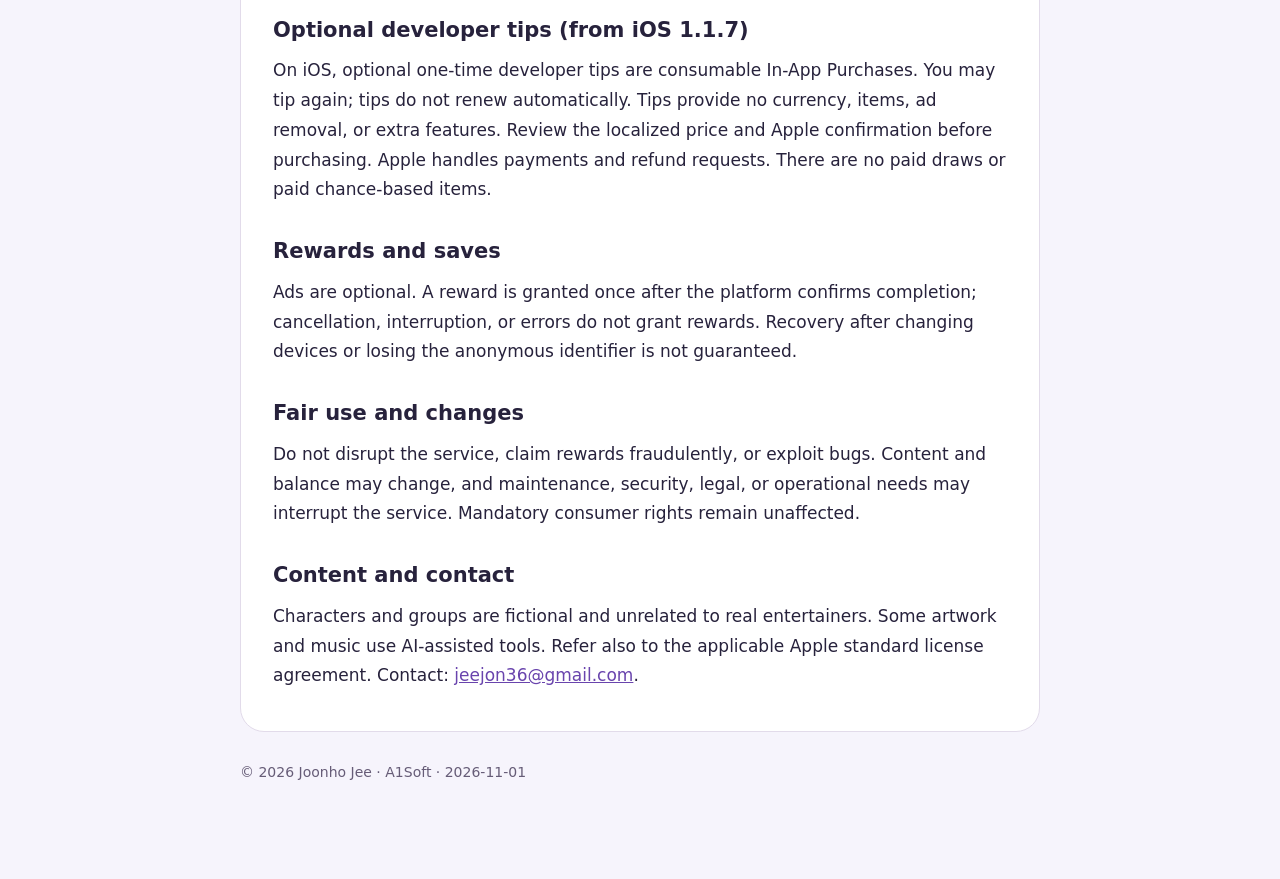
<file: terms/index.html>
<!DOCTYPE html>

<html lang="en"><meta charset="utf-8"/><meta content="width=device-width,initial-scale=1" name="viewport"/><title>K-Pop Territory · terms</title><link href="../style.css" rel="stylesheet"/><body><main><nav aria-label="Language"><a href="?lang=ko">한국어</a><a href="?lang=en">English</a><a href="?lang=ja">日本語</a><a href="?lang=zh-CN">简体中文</a></nav><article><div data-lang="ko" lang="ko"><p>케이팝 땅따먹기</p><h1>이용 안내</h1><nav><a href="../?lang=ko">고객지원</a><a href="../privacy/?lang=ko">개인정보처리방침</a><a href="../terms/?lang=ko">이용 안내</a></nav><section><h2>서비스</h2><p>케이팝 땅따먹기는 가상의 아이돌을 소재로 한 영역 점령 게임입니다. 게임 재화와 보상은 현금으로 교환되지 않습니다.</p></section><section data-android-disclosure="2026-11-01"><h2>Android 영구 패스 (1.1.15 빌드 5부터)</h2><p>Google Play에서 한 번 구매하는 비소모품으로 구독이나 기간 제한이 없습니다. 이동속도와 스테이지 클리어 포인트가 영구 2배가 되며 자동 전면 광고를 제거하고 기존 보상형 기능을 광고 시청 없이 이용합니다. 보상별 조건·횟수 제한은 유지되고 임시 배속과 중첩되지 않습니다. 최초 구매 선물은 보호막·적 감속·응원 충전 각 5개와 적 제거 3개이며 보유 한도 초과분은 서버에 보관합니다. 패스 이용자는 적 제거 1개를 500포인트에 구매할 수 있습니다.</p><p>앱 로그인 없이 구매하고 같은 Google Play 계정으로 영구 혜택을 복원할 수 있습니다. Google 게임 계정 연결은 진행도 보존을 위한 선택 사항입니다. 이미 지급한 구매 선물은 복원·재설치·게임 계정 변경으로 다시 지급하지 않으며, 아직 지급되지 않은 잔여분만 받을 수 있습니다. 게임 계정 삭제 후에도 같은 Google Play 계정으로 영구 혜택을 복원할 수 있습니다. iOS·토스 구매 연동과 가족 공유는 제공하지 않습니다. 한국 기준 가격은 3,900원이며 결제 전 Google Play의 현지 가격을 확인할 수 있습니다. 결제·환불은 Google Play를 통해 처리되며 구매가 철회되면 영구 혜택이 해제됩니다. 계정 삭제는 환불이 아닙니다.</p></section><section data-premium-disclosure="2026-10-29"><h2>프리미엄 영구 패스 (iOS 1.1.15부터)</h2><p>한 번 구매하는 비소모품으로 구독이나 기간 제한이 없습니다. 이동속도와 스테이지 클리어 포인트가 영구 2배가 되며 자동 전면 광고가 제거되고 기존 보상형 기능은 광고 시청 없이 이용합니다. 보상 조건과 횟수 제한은 유지되며 임시 배속과 중첩되지 않습니다. 최초 구매 선물은 보호막·적 감속·응원 충전 각 5개와 적 제거 3개이며 보유 한도 초과분은 서버에 보관합니다. 패스 보유자는 적 제거 1개를 500포인트에 구매할 수 있습니다.</p><p>앱 로그인 없이 구매하고 같은 App Store 계정으로 영구 혜택을 복원할 수 있습니다. 게임 계정 연결은 선택 사항입니다. 이미 지급한 구매 선물은 복원·재설치·계정 변경으로 다시 지급하지 않으며, 아직 지급되지 않은 잔여분만 받을 수 있습니다. 게임 계정 삭제 후에도 같은 App Store 계정으로 영구 혜택을 복원할 수 있습니다. 가족 공유와 Android·토스 구매 연동은 제공하지 않습니다. 결제 전 현지 가격이 표시되며 한국 기준 가격은 3,900원입니다. 결제·환불은 Apple을 통해 처리되며 구매가 철회되면 영구 혜택이 해제됩니다. 계정 삭제는 환불이 아닙니다. 아래 개발자 후원은 이 패스와 별개입니다.</p></section><section><h2>선택적 개발자 후원 (iOS 1.1.7부터)</h2><p>iOS에서는 자발적인 일회성 개발자 후원을 소모성 인앱 상품으로 구매할 수 있습니다. 후원은 반복 구매할 수 있으며 자동 갱신되지 않습니다. 게임 재화, 아이템, 광고 제거 또는 추가 기능은 제공하지 않습니다. 구매 전 표시되는 현지 가격과 Apple 결제 확인 화면을 확인해주세요. 결제 및 환불 요청은 Apple을 통해 처리됩니다. 유료 뽑기와 유료 확률형 아이템은 없습니다.</p></section><section><h2>보상과 저장</h2><p>광고 시청은 선택 사항이며 플랫폼이 시청 완료를 확인한 뒤 정해진 보상을 한 번 지급합니다. 취소·중단·오류에는 보상이 없습니다. 기기 변경이나 익명 식별자 손실 후의 복구는 보장하지 않습니다.</p></section><section><h2>공정한 이용과 변경</h2><p>서비스 방해, 부정한 보상 수령, 오류 악용을 금지합니다. 콘텐츠·밸런스는 변경될 수 있고 유지보수·보안·법률·운영상 필요한 경우 서비스가 중단될 수 있습니다. 법적으로 보장되는 소비자 권리는 제한하지 않습니다.</p></section><section><h2>콘텐츠와 문의</h2><p>등장인물과 그룹은 허구이며 실제 연예인과 관련이 없습니다. 일부 그림과 음악은 AI 도구의 도움으로 제작되었습니다. 적용되는 Apple 표준 사용권 계약도 확인해 주세요. 문의: <a href="mailto:jeejon36@gmail.com">jeejon36@gmail.com</a>.</p></section></div><div data-lang="en" lang="en"><p>K-Pop Territory: Draw &amp; Idol</p><h1>Usage information</h1><nav><a href="../?lang=en">Support</a><a href="../privacy/?lang=en">Privacy policy</a><a href="../terms/?lang=en">Usage information</a></nav><section><h2>Service</h2><p>K-Pop Territory is a territory-capture game about fictional idols. In-game currency and rewards cannot be exchanged for cash.</p></section><section data-android-disclosure="2026-11-01"><h2>Android Lifetime Pass (from 1.1.15 build 5)</h2><p>A one-time Google Play non-consumable with no subscription or time limit. It permanently doubles movement speed and stage-clear points, removes automatic interstitial ads, and provides eligible rewarded actions without watching ads. Existing reward conditions and limits remain; temporary speed boosts do not stack. The one-time gift contains 5 shields, 5 slows, 5 hype charges and 3 enemy removals; inventory overflow stays on the server. Owners can buy one enemy removal for 500 gameplay points.</p><p>Purchase without app login and restore lifetime benefits with the same Google Play account. Connecting a Google game account to preserve progress is optional. Previously delivered welcome items are not granted again after restore, reinstall or changing game accounts; only undelivered items remain claimable. Deleting a game account does not prevent restoring lifetime benefits with the same Google Play account. No iOS/Toss purchase transfer or Family Sharing. The Korean base price is KRW 3,900; Google Play shows the local price before payment. Google Play handles payments and refunds; revoked purchases lose permanent benefits. Account deletion does not refund a purchase.</p></section><section data-premium-disclosure="2026-10-29"><h2>Premium Lifetime Pass (from iOS 1.1.15)</h2><p>A one-time non-consumable with no subscription or time limit. It permanently doubles movement speed and stage-clear points, removes automatic interstitial ads, and provides eligible rewarded actions without watching ads. Existing reward conditions and limits remain; temporary speed boosts do not stack. The one-time gift is 5 shields, 5 enemy slows, 5 hype charges and 3 enemy removals, with inventory overflow held on the server. Pass owners can buy an enemy-removal item for 500 points.</p><p>Purchase without app login and restore lifetime benefits with the same App Store account. Game account connection is optional. Previously delivered welcome items are not granted again after restore, reinstall or changing game accounts; only undelivered items remain claimable. Deleting a game account does not prevent restoring lifetime benefits with the same App Store account. Family Sharing and Android/Toss purchase transfer are not supported. The localized price is shown before payment; the Korean base price is KRW 3,900. Apple handles payments and refunds; revoked purchases lose permanent benefits. Account deletion does not refund a purchase. The developer tips below are separate from this pass.</p></section><section><h2>Optional developer tips (from iOS 1.1.7)</h2><p>On iOS, optional one-time developer tips are consumable In-App Purchases. You may tip again; tips do not renew automatically. Tips provide no currency, items, ad removal, or extra features. Review the localized price and Apple confirmation before purchasing. Apple handles payments and refund requests. There are no paid draws or paid chance-based items.</p></section><section><h2>Rewards and saves</h2><p>Ads are optional. A reward is granted once after the platform confirms completion; cancellation, interruption, or errors do not grant rewards. Recovery after changing devices or losing the anonymous identifier is not guaranteed.</p></section><section><h2>Fair use and changes</h2><p>Do not disrupt the service, claim rewards fraudulently, or exploit bugs. Content and balance may change, and maintenance, security, legal, or operational needs may interrupt the service. Mandatory consumer rights remain unaffected.</p></section><section><h2>Content and contact</h2><p>Characters and groups are fictional and unrelated to real entertainers. Some artwork and music use AI-assisted tools. Refer also to the applicable Apple standard license agreement. Contact: <a href="mailto:jeejon36@gmail.com">jeejon36@gmail.com</a>.</p></section></div><div data-lang="ja" lang="ja"><p>K-POP 陣取りステージ：アイドル編</p><h1>利用案内</h1><nav><a href="../?lang=ja">サポート</a><a href="../privacy/?lang=ja">プライバシーポリシー</a><a href="../terms/?lang=ja">利用案内</a></nav><section><h2>サービス</h2><p>架空のアイドルを題材とした陣取りゲームです。ゲーム内通貨や報酬は換金できません。</p></section><section data-android-disclosure="2026-11-01"><h2>Android永久パス（1.1.15ビルド5以降）</h2><p>Google Playで1回購入する非消費型商品で、サブスクリプションや期限はありません。移動速度とステージクリアポイントが永久2倍となり、自動全画面広告を削除し、既存のリワード機能を広告視聴なしで利用できます。条件・回数制限は維持し、一時的な倍速と重複しません。初回特典はシールド・敵減速・応援充電各5個と敵除去3個で、所持上限を超えた分はサーバーに保管します。所有者は敵除去1個を500ゲームポイントで購入できます。</p><p>アプリへのログインなしで購入し、同じGoogle Playアカウントで永久特典を復元できます。進行状況を保持するためのGoogleゲームアカウント連携は任意です。付与済みの購入特典は復元・再インストール・ゲームアカウント変更で再付与されず、未付与の残数のみ受け取れます。ゲームアカウント削除後も同じGoogle Playアカウントで永久特典を復元できます。iOS・Toss間の購入移行やファミリー共有はありません。韓国基準価格は3,900ウォンで、購入前にGoogle Playの現地価格を表示します。決済・返金はGoogle Playが処理し、撤回された購入の特典は解除されます。アカウント削除は返金ではありません。</p></section><section data-premium-disclosure="2026-10-29"><h2>プレミアム永久パス（iOS 1.1.15以降）</h2><p>一度購入する非消耗型商品で、定期購入や期限はありません。移動速度とステージクリアポイントが永久に2倍になり、自動全画面広告がなくなり、対象の報酬機能は広告視聴なしで利用できます。既存の条件・回数制限は維持され、一時的な速度アップとは重複しません。初回特典はシールド・敵減速・応援充電が各5個、敵除去が3個で、所持上限を超えた分はサーバーに保持します。所有者は敵除去1個を500ポイントで購入できます。</p><p>アプリへのログインなしで購入し、同じApp Storeアカウントで永久特典を復元できます。ゲームアカウント連携は任意です。付与済みの購入特典は復元・再インストール・アカウント変更でも再付与せず、未付与分のみ受け取れます。ゲームアカウント削除後も同じApp Storeアカウントで永久特典を復元できます。ファミリー共有、Android・Tossへの購入移行は非対応です。決済前に現地価格を表示し、韓国の基準価格は3,900ウォンです。決済・返金はAppleが処理し、購入が取り消されると永久特典は解除されます。アカウント削除は返金ではありません。以下の開発者応援とは別の商品です。</p></section><section><h2>任意の開発者応援（iOS 1.1.7以降）</h2><p>iOSでは、任意の一度きりの開発者応援を消耗型のアプリ内課金で購入できます。繰り返し購入できますが、自動更新はありません。通貨、アイテム、広告削除、追加機能は付きません。購入前に表示価格とAppleの確認画面をご確認ください。決済と返金申請はAppleが処理します。有料ガチャや有料の確率型アイテムはありません。</p></section><section><h2>報酬と保存</h2><p>広告視聴は任意で、プラットフォームが完了を確認した後に報酬を一度付与します。中止・中断・エラーでは付与しません。端末変更や匿名識別子の紛失後の復元は保証しません。</p></section><section><h2>公正な利用と変更</h2><p>サービス妨害、不正な報酬取得、不具合の悪用を禁止します。内容やバランスは変更される場合があり、保守・安全・法令・運営上の理由で停止する場合があります。強行法規による消費者の権利は制限しません。</p></section><section><h2>コンテンツと連絡先</h2><p>登場人物とグループは架空で実在の芸能人とは関係ありません。一部の絵と音楽はAIツールの補助で制作しています。適用されるApple標準使用許諾契約もご確認ください。連絡先：<a href="mailto:jeejon36@gmail.com">jeejon36@gmail.com</a>。</p></section></div><div data-lang="zh-CN" lang="zh-CN"><p>K-POP 圈地舞台</p><h1>使用说明</h1><nav><a href="../?lang=zh-CN">客户支持</a><a href="../privacy/?lang=zh-CN">隐私政策</a><a href="../terms/?lang=zh-CN">使用说明</a></nav><section><h2>服务</h2><p>本游戏以虚拟偶像为主题，通过画线占领区域。游戏货币与奖励不可兑换现金。</p></section><section data-android-disclosure="2026-11-01"><h2>Android永久通行证（1.1.15构建5起）</h2><p>通过Google Play一次性购买的非消耗型商品，没有订阅或期限。永久获得2倍移动速度与2倍关卡通关积分，移除自动全屏广告，并可免看广告使用原有激励功能。奖励条件和次数限制保留，不与临时加速叠加。一次性礼包包含护盾、敌人减速、应援充能各5个及敌人清除3个，超出持有上限的部分保存在服务器。持有者可用500游戏积分购买1个敌人清除道具。</p><p>无需登录应用即可购买，使用同一Google Play账号恢复永久权益。用于保留进度的Google游戏账号关联为可选功能。已经发放的礼包道具不会因恢复、重新安装或切换游戏账号再次发放，仅可领取尚未发放的余额。删除游戏账号后，仍可使用同一Google Play账号恢复永久权益。不支持iOS、Toss之间的购买转移或家庭共享。韩国基准价格为3,900韩元，付款前Google Play会显示当地价格。付款和退款由Google Play处理，购买被撤销后永久权益失效。删除账号不代表退款。</p></section><section data-premium-disclosure="2026-10-29"><h2>高级永久通行证（iOS 1.1.15起）</h2><p>一次性非消耗型购买，无订阅或期限。永久获得双倍移动速度和通关点数，移除自动插屏广告，并无需观看广告即可使用符合条件的激励功能。原有领取条件和次数限制保留，不与临时加速叠加。首次赠送护盾、敌人减速、应援充电各5个以及敌人清除3个，超出持有上限的部分保留在服务器。持有者可花500点购买1个敌人清除道具。</p><p>无需登录应用即可购买，并可使用同一App Store账号恢复永久权益。游戏账号关联为可选功能。恢复、重新安装或切换游戏账号不会重复发放已领取的礼包，仅未发放的剩余道具可继续领取。删除游戏账号后仍可使用同一App Store账号恢复永久权益。不支持家人共享或转移到Android、Toss。付款前显示本地价格，韩国基准价格为3,900韩元。Apple处理付款和退款，购买被撤销后永久权益将解除。删除账号不等于退款。下方的开发者支持与本通行证分别购买。</p></section><section><h2>自愿支持开发者（iOS 1.1.7起）</h2><p>iOS提供自愿的一次性开发者支持，属于消耗型应用内购买。可以重复购买，不会自动续费。不提供货币、道具、去广告或额外功能。购买前请确认本地价格和Apple确认页面。付款和退款申请由Apple处理。游戏没有付费抽取或付费概率型道具。</p></section><section><h2>奖励与存档</h2><p>广告为自愿观看，在平台确认完成后仅发放一次奖励。取消、中断或出错不发放奖励。不保证更换设备或丢失匿名标识符后的存档恢复。</p></section><section><h2>公平使用与变更</h2><p>禁止干扰服务、欺诈领取奖励或利用漏洞。内容与平衡可能调整，维护、安全、法律或运营需求可能导致服务中断。法定消费者权利不受限制。</p></section><section><h2>内容与联系</h2><p>角色和组合均为虚构，与现实艺人无关。部分插画和音乐由AI工具辅助制作。另请参阅适用的Apple标准许可协议。联系：<a href="mailto:jeejon36@gmail.com">jeejon36@gmail.com</a>。</p></section></div></article><footer>© 2026 Joonho Jee · A1Soft · 2026-11-01</footer></main><script>const languages=['ko','en','ja','zh-CN'];let l=new URLSearchParams(location.search).get('lang');if(!languages.includes(l)){const n=navigator.language;l=n.startsWith('ko')?'ko':n.startsWith('ja')?'ja':n.startsWith('zh')?'zh-CN':'en'}document.documentElement.lang=l;document.querySelectorAll('[data-lang]').forEach(e=>e.hidden=e.dataset.lang!==l);document.title=document.querySelector('[data-lang="'+l+'"] h1').textContent+' · K-Pop Territory';</script></body></html>
</file>
<file: style.css>
*{box-sizing:border-box}body{margin:0;background:#f6f4fc;color:#27223c;font:17px/1.75 system-ui,sans-serif}main{max-width:860px;margin:36px auto;padding:30px}article{background:white;border:1px solid #e2dbea;border-radius:24px;padding:32px}h1{font-size:32px;line-height:1.3;margin:12px 0 24px}h2{font-size:21px;margin:28px 0 8px}p{margin:8px 0;overflow-wrap:anywhere}a{color:#6944ad}nav{display:flex;flex-wrap:wrap;gap:14px;margin:18px 0}nav a{padding:7px 12px;border-radius:12px;background:#eee8f8;text-decoration:none}footer{margin:28px 0;color:#665c77;font-size:14px}[hidden]{display:none!important}@media(max-width:550px){main{margin:0;padding:14px}article{padding:23px}h1{font-size:27px}}
</file>
